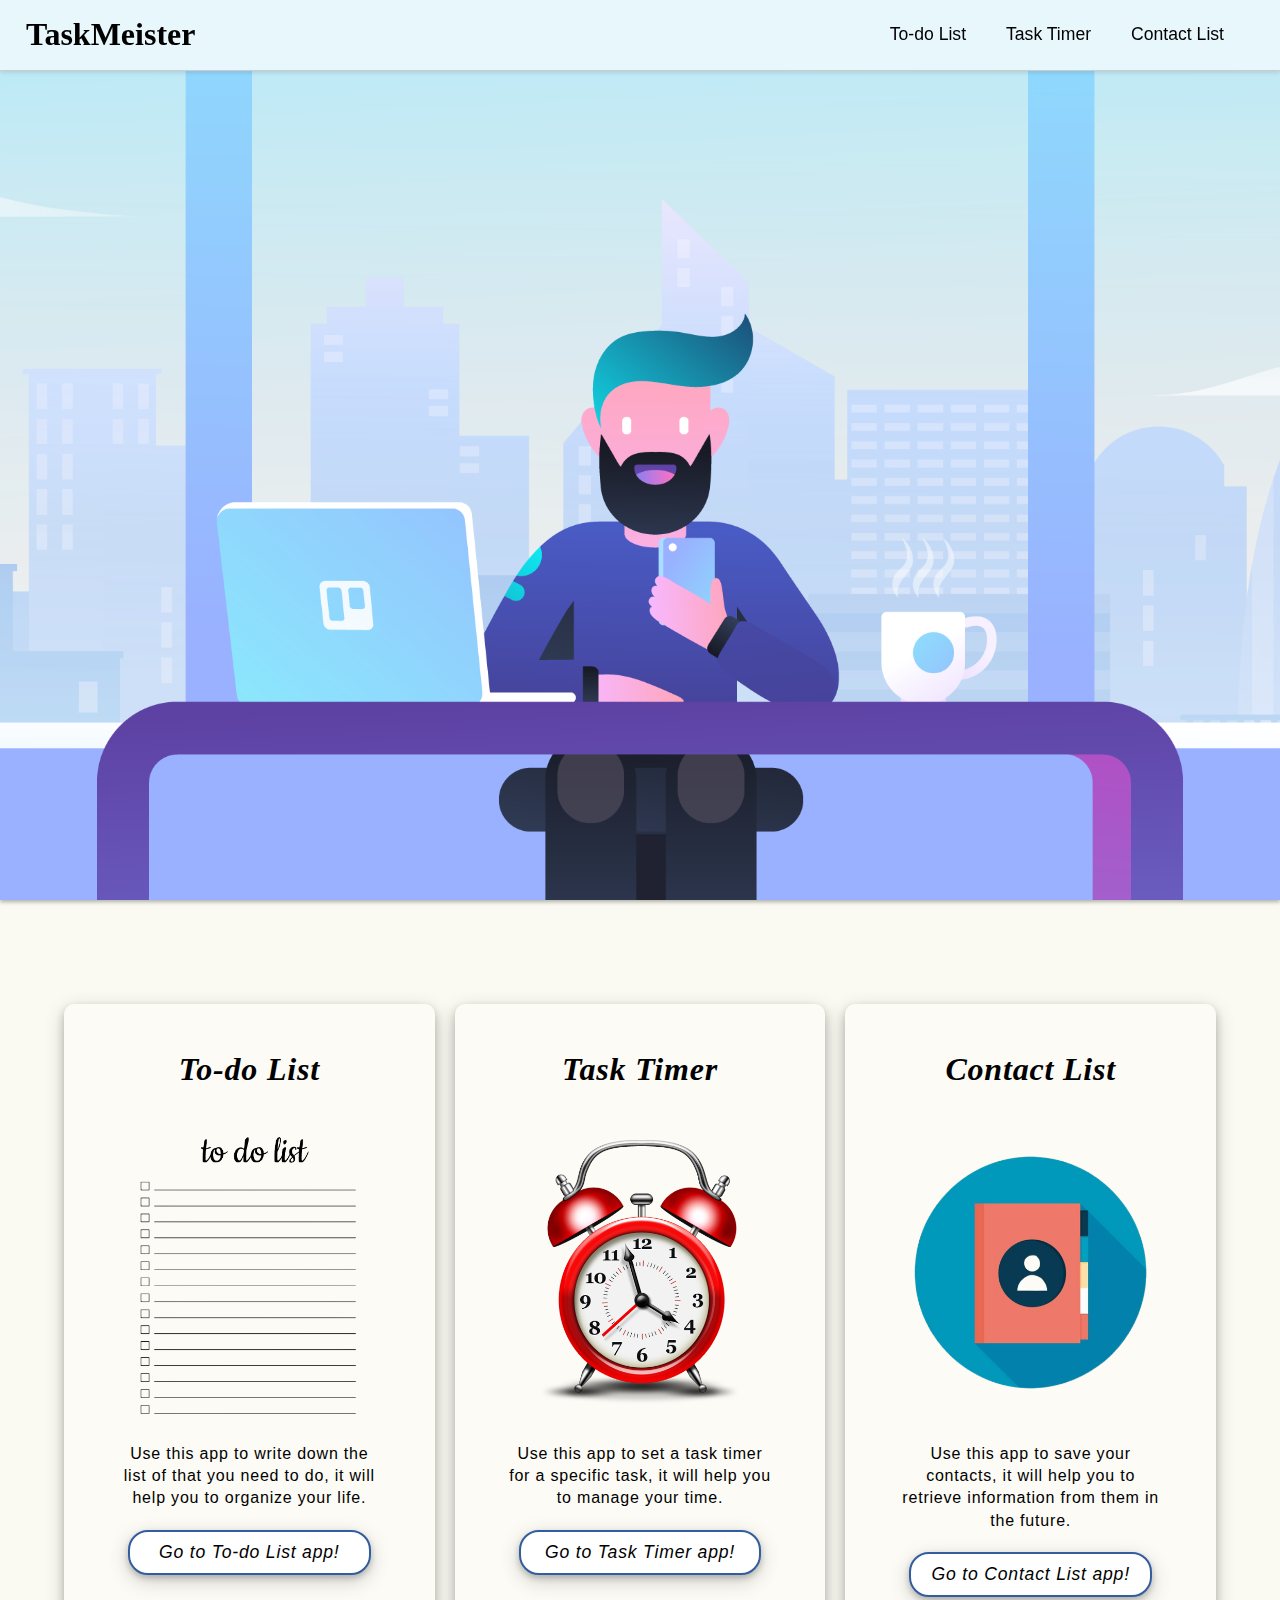
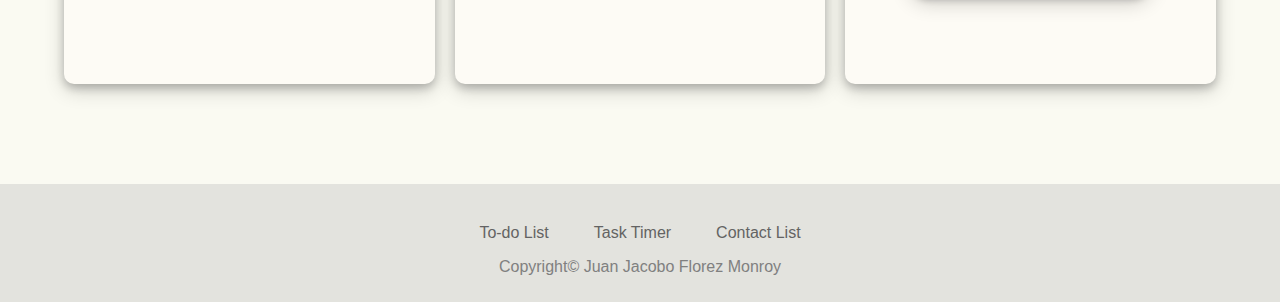
<file: index.html>
<!DOCTYPE html>
<html lang="en">
<head>
	<meta charset="UTF-8">
	<meta name="viewport" content="width=device-width, initial-scale=1">
    <title>TaskMeister</title>
	<link rel="stylesheet" href="css/main.css">	
	<link rel="stylesheet" href="css/homepage.css">	
</head>

<body>
	<header>
		<div id="menu">
			<a id="logoheader" href="index.html"><h1>TaskMeister</h1></a>
			<nav>
				<a href="webpages/todolist.html">To-do List</a>
				<a href="webpages/tasktimer.html">Task Timer</a>
				<a href="webpages/contactlist.html">Contact List</a>	
			</nav>
		</div>		
	</header>	
	<main>
		<img id="mainimage" src="imgs/mainimage1.webp" alt="mainimage">
		<div id="apps">						
			<section>
				<h2>To-do List</h2>
				<img src="imgs/todolist2.png" alt="todolist">
				<p>Use this app to write down the list of that you need to do, it will help you to organize your life.</p>
				<a href="webpages/todolist.html">Go to To-do List app!</a>
			</section>
			<section>
				<h2>Task Timer</h2>
				<img src="imgs/clock2.png" alt="tasktimer">
				<p>Use this app to set a task timer for a specific task, it will help you to manage your time.</p>
				<a href="webpages/tasktimer.html">Go to Task Timer app!</a>
			</section>		
			<section>
				<h2>Contact List</h2>
				<img src="imgs/contact_list/contactlist1.png" alt="contactlist">
				<p>Use this app to save your contacts, it will help you to retrieve information from them in the future.</p>
				<a href="webpages/contactlist.html">Go to Contact List app!</a>
			</section>			
		</div>
	</main>
	<footer>
		<div id="divfooter">
			<div id="linksfooter">
				<a href="webpages/todolist.html">To-do List</a>
				<a href="webpages/tasktimer.html">Task Timer</a>
				<a href="webpages/contactlist.html">Contact List</a>				
			</div>
			<p>Copyright&copy; Juan Jacobo Florez Monroy</p>
		</div>
	</footer>
	<script src="https://code.jquery.com/jquery-3.4.1.min.js"></script>
   	<script src="js/homepage.js"></script>   
</body>
</html>
</file>
<file: css/main.css>
body {
	margin: 0;
	font-family: "Segoe UI", Tahoma, Geneva, Verdana, sans-serif;
	background-color: #fafaf2;
	display: flex;
	flex-direction: column;
	min-height: 100vh;
}

#menu {
	display: flex;
	flex-wrap: wrap;
	padding: 16px;
}

header {
	position: fixed;
	top: 0;
	width: 100%;
	border-bottom: 1px solid #ccc;
	height: 70px;
	background-color: #e5f6fce5;
	box-shadow: 0 2px 4px rgba(0, 0, 0, 0.1);
}

#logoheader {
	flex-grow: 2;
}

header h1 {
	font-family: Monotype Corsiva;
	color: black;
	margin: 0;
	margin-left: 10px;
	font-size: 200%;
	transition: all 1s ease;
}

header nav {
	display: flex;
	align-items: center;
	flex-grow: 1;
	text-align: left;
	justify-content: flex-end;
	gap: 40px;
	margin-right: 40px;
}

header nav a {
	color: black;
	font-size: 110%;
	transition: all 1s ease;
}

header nav a:hover {
	font-size: 130%;
	/*transition-duration: 1s;*/
}

header h1:hover {
	font-size: 280%;
}

a {
	text-decoration: none;
}

main {
	margin-top: 70px;
	flex-grow: 1;
}

footer {
	margin-top: 100px;
	display: flex;
	flex-wrap: wrap;
	gap: 1000px;
	padding: 40px 50px 10px 50px;
	justify-content: center;
	background-color: rgba(190, 190, 190, 0.384);
	text-align: center;
	color: gray;
}

#linksfooter {
	display: flex;
	justify-content: space-around;
	gap: 45px;
	width: 100%;
	margin-bottom: 20x;
}

#linksfooter a {
	color: rgb(99, 99, 99);
	transition: all 1s ease;
}

#linksfooter a:hover {
	font-size: 115%;
}

@media only screen and (max-width: 860px) {
	header nav {
		margin-right: 10px;
		gap: 30px;
	}

	header nav a {
		font-size: 115%;
	}
}

@media only screen and (max-width: 580px) {
	#menu {
		flex-direction: column;
		align-items: center;
	}

	header {
		height: 119px;
	}

	header nav {
		gap: 30px;
		justify-content: space-between;
		margin-top: 5px;
		margin-right: 0px;
	}

	header nav a {
		font-size: 125%;
	}

	main {
		margin-top: 119px;
	}
}

@media only screen and (max-width: 440px) {
	header nav {
		gap: 20px;
	}

	header nav a {
		font-size: 115%;
	}
}
</file>
<file: css/homepage.css>
/* Home Page */

#mainimage {
    width: 100%;
    height: calc(100vh - 70px);
    object-fit: cover;
    box-shadow: 0 2px 4px rgba(0, 0, 0, 0.3);
}

#apps {
    margin-top: 100px;
    display: flex;
    flex-wrap: nowrap;
    justify-content: space-around;    
    align-items: stretch;
    text-align: center;
    letter-spacing: 0.8px;
    padding: 0 5%;
    overflow: visible;
    gap: 20px; /* Reduce la separación entre las secciones */
}

section {
    display: flex;
    flex-direction: column;
    align-items: center;
    justify-content: flex-start;
    border-radius: 10px;
    padding: 20px;
    width: 30%;
    max-width: 400px;
    min-height: 650px;
    box-shadow: 0 4px 8px rgba(0, 0, 0, 0.2), 0 6px 20px rgba(0, 0, 0, 0.19);
    background: #fdfbf5;
    padding-bottom: 10px; /* Reduce el espacio debajo del botón */
}

#apps h2 {
    font-family: Monotype Corsiva;
    font-size: 2rem;
    font-style: italic;
    margin-bottom: 5px;
}

#apps img {
    width: 80%;
    max-width: 280px;
    height: 320px;
    object-fit: contain;
    margin-top: 20px;
}

#apps p {
    font-size: 1rem;
    width: 80%;
    line-height: 1.4;
    margin-top: 10px;
    margin-bottom: 10px;
}

section a {
    background-color: white;
    color: black;
    border: 2px solid #325d9e;
    border-radius: 20px;
    box-shadow: 0 3px 6px rgba(0, 0, 0, 0.2), 0 6px 20px rgba(0, 0, 0, 0.19);
    padding: 10px 20px;
    text-align: center;
    width: 60%;
    transition: all 0.4s ease;
    font-size: 1.1rem;
    font-style: italic;
    margin-top: 10px;
    margin-bottom: 0px; /* Elimina el espacio extra debajo del botón */
}

section a:hover {
    background-color: #325d9e;
    color: white;
}

/* Mantener en una sola fila hasta pantallas pequeñas */
@media (max-width: 1100px) {
    #apps {
        flex-wrap: wrap;
        justify-content: center;
    }

    section {
        width: 45%;
    }
}

@media (max-width: 800px) {
    #apps {
        flex-direction: column;
        align-items: center;
    }

    section {
        width: 80%;
        min-height: 650px;
    }
}
</file>
